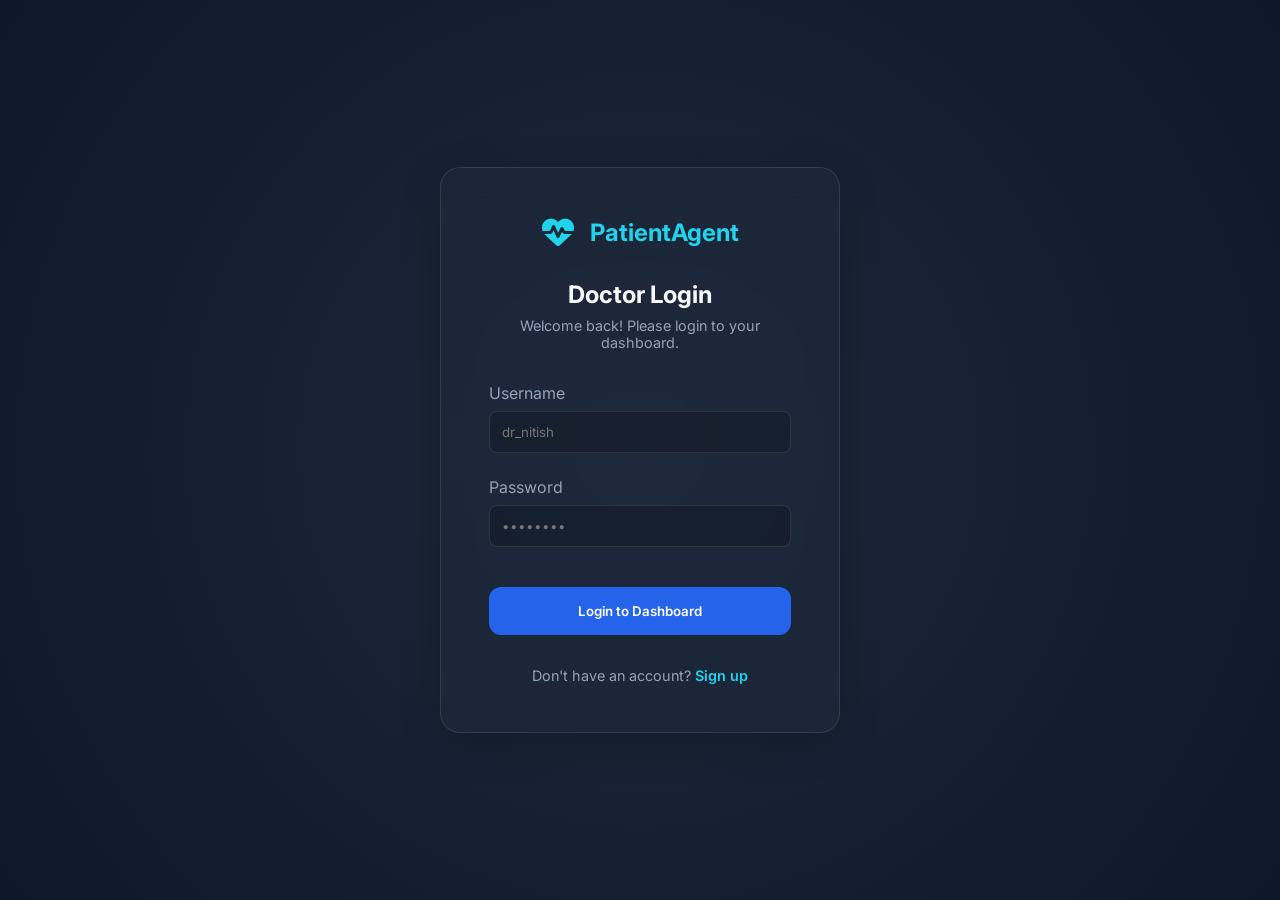
<file: frontend/database.html>
<!DOCTYPE html>
<html lang="en">

<head>
    <meta charset="UTF-8">
    <meta name="viewport" content="width=device-width, initial-scale=1.0">
    <title>PatientAgent | Database Explorer</title>
    <link rel="stylesheet" href="css/style.css">
    <link href="https://fonts.googleapis.com/css2?family=Inter:wght@400;600;700&display=swap" rel="stylesheet">
    <link rel="stylesheet" href="https://cdnjs.cloudflare.com/ajax/libs/font-awesome/6.4.0/css/all.min.css">
    <script>
        // Auth Guard
        const doctorData = localStorage.getItem('doctor');
        if (!doctorData) {
            window.location.href = 'login.html';
        }
        const doctor = JSON.parse(doctorData);
    </script>
    <style>
        .db-stats-row {
            display: grid;
            grid-template-columns: repeat(auto-fit, minmax(200px, 1fr));
            gap: 1rem;
            margin-bottom: 2.5rem;
        }

        .db-stat {
            padding: 1.25rem;
            text-align: center;
        }

        .db-stat .label {
            font-size: 0.75rem;
            color: var(--text-muted);
            text-transform: uppercase;
            letter-spacing: 0.05em;
            margin-bottom: 0.5rem;
        }

        .db-stat .number {
            font-size: 2rem;
            font-weight: 700;
        }

        .tab-buttons {
            display: flex;
            gap: 0.5rem;
        }

        .tab-btn {
            padding: 0.75rem 1.5rem;
            border-radius: 0.75rem;
            border: 1px solid var(--glass-border);
            background: rgba(255, 255, 255, 0.05);
            color: var(--text-muted);
            cursor: pointer;
            font-weight: 600;
            transition: var(--transition);
        }

        .tab-btn.active {
            background: var(--primary);
            color: white;
            border-color: var(--primary);
        }

        .db-table {
            width: 100%;
            border-collapse: collapse;
        }

        .db-table th {
            text-align: left;
            padding: 1rem;
            color: var(--accent);
            border-bottom: 2px solid var(--primary);
            background: rgba(0, 0, 0, 0.2);
        }

        .db-table td {
            padding: 1rem;
            border-bottom: 1px solid var(--glass-border);
        }

        .pill {
            padding: 0.2rem 0.6rem;
            border-radius: 9999px;
            font-size: 0.7rem;
            font-weight: 600;
        }

        .pill-green {
            background: rgba(16, 185, 129, 0.1);
            color: #10b981;
        }

        .pill-red {
            background: rgba(239, 68, 68, 0.1);
            color: #ef4444;
        }
    </style>
</head>

<body data-theme="dark">
    <div class="container">
        <header class="glass"
            style="padding: 1rem 2rem; margin-bottom: 2rem; display: flex; justify-content: space-between; align-items: center;">
            <div class="logo">
                <i class="fa-solid fa-heart-pulse"></i>
                <div style="display: flex; flex-direction: column;">
                    <span style="line-height: 1;">PatientAgent</span>
                    <small style="font-size: 0.65rem; color: var(--text-muted);">DATABASE EXPLORER</small>
                </div>
            </div>
            <div style="display: flex; align-items: center; gap: 1.5rem;">
                <div class="theme-toggle" id="themeToggle"><i class="fa-solid fa-moon"></i></div>
                <button class="btn btn-ghost" onclick="window.location.href='index.html'"><i
                        class="fa-solid fa-arrow-left"></i> Dashboard</button>
                <button class="btn btn-ghost" style="color: var(--danger);" onclick="logout()"><i
                        class="fa-solid fa-right-from-bracket"></i></button>
            </div>
        </header>

        <section class="db-stats-row">
            <div class="db-stat glass">
                <div class="label">Total Records</div>
                <div class="number" id="count-total" style="color: var(--primary-light);">0</div>
            </div>
            <div class="db-stat glass">
                <div class="label">Responses</div>
                <div class="number" id="count-responses" style="color: var(--accent);">0</div>
            </div>
            <div class="db-stat glass">
                <div class="label">Alerts</div>
                <div class="number" id="count-alerts" style="color: var(--warning);">0</div>
            </div>
        </section>

        <div style="display: flex; justify-content: space-between; align-items: center; margin-bottom: 2rem;">
            <div class="tab-buttons">
                <button class="tab-btn active" onclick="switchTab('patients')" id="tab-patients">Patients</button>
                <button class="tab-btn" onclick="switchTab('responses')" id="tab-responses">Responses</button>
                <button class="tab-btn" onclick="switchTab('alerts')" id="tab-alerts">Alerts</button>
            </div>
            <button class="btn" onclick="refreshAll()"><i class="fa-solid fa-arrows-rotate"></i> Refresh Data</button>
        </div>

        <div class="glass" style="overflow: hidden;">
            <div id="table-content"></div>
        </div>
    </div>

    <script>
        const API_URL = 'http://localhost:5000/api';
        let currentTab = 'patients';
        let data = { patients: [], responses: [], alerts: [] };

        document.addEventListener('DOMContentLoaded', () => {
            // Theme Initialization
            const theme = localStorage.getItem('theme') || 'dark';
            document.body.setAttribute('data-theme', theme);
            document.querySelector('#themeToggle i').className = theme === 'dark' ? 'fa-solid fa-moon' : 'fa-solid fa-sun';

            document.getElementById('themeToggle').addEventListener('click', () => {
                const now = document.body.getAttribute('data-theme');
                const next = now === 'dark' ? 'light' : 'dark';
                document.body.setAttribute('data-theme', next);
                localStorage.setItem('theme', next);
                document.querySelector('#themeToggle i').className = next === 'dark' ? 'fa-solid fa-moon' : 'fa-solid fa-sun';
            });

            refreshAll();
        });

        async function refreshAll() {
            try {
                const [p, r, a, s] = await Promise.all([
                    fetch(`${API_URL}/db/patients`).then(r => r.json()),
                    fetch(`${API_URL}/db/responses`).then(r => r.json()),
                    fetch(`${API_URL}/db/alerts`).then(r => r.json()),
                    fetch(`${API_URL}/stats`).then(r => r.json())
                ]);
                data = { patients: p, responses: r, alerts: a };
                document.getElementById('count-total').textContent = s.total_patients;
                document.getElementById('count-responses').textContent = s.total_responses;
                document.getElementById('count-alerts').textContent = s.total_alerts;
                renderTable();
            } catch (err) { console.error(err); }
        }

        function switchTab(tab) {
            currentTab = tab;
            document.querySelectorAll('.tab-btn').forEach(b => b.classList.remove('active'));
            document.getElementById(`tab-${tab}`).classList.add('active');
            renderTable();
        }

        function renderTable() {
            const container = document.getElementById('table-content');
            const items = data[currentTab];

            if (!items || items.length === 0) {
                container.innerHTML = '<div style="padding: 4rem; text-align: center; color: var(--text-muted);">No records found matching this category.</div>';
                return;
            }

            let html = '<table class="db-table"><thead><tr>';
            if (currentTab === 'patients') {
                html += '<th>ID</th><th>Name</th><th>Phone</th><th>Status</th><th>Risk</th></tr></thead><tbody>';
                html += items.map(p => `<tr><td>${p.id}</td><td>${p.name}</td><td>${p.phone}</td><td>${p.status}</td><td>${p.risk_score}%</td></tr>`).join('');
            } else if (currentTab === 'responses') {
                html += '<th>ID</th><th>Patient</th><th>Pain</th><th>Temp</th><th>Sentiment</th></tr></thead><tbody>';
                html += items.map(r => `<tr><td>${r.id}</td><td>${r.patient_name}</td><td>${r.pain_level}/10</td><td>${r.temperature}°C</td><td>${r.sentiment}</td></tr>`).join('');
            } else {
                html += '<th>ID</th><th>Patient</th><th>Severity</th><th>Message</th></tr></thead><tbody>';
                html += items.map(a => `<tr><td>${a.id}</td><td>${a.patient_name}</td><td>${a.severity}</td><td>${a.message}</td></tr>`).join('');
            }
            html += '</tbody></table>';
            container.innerHTML = html;
        }

        function logout() {
            localStorage.removeItem('doctor');
            window.location.href = 'login.html';
        }
    </script>
</body>

</html>
</file>
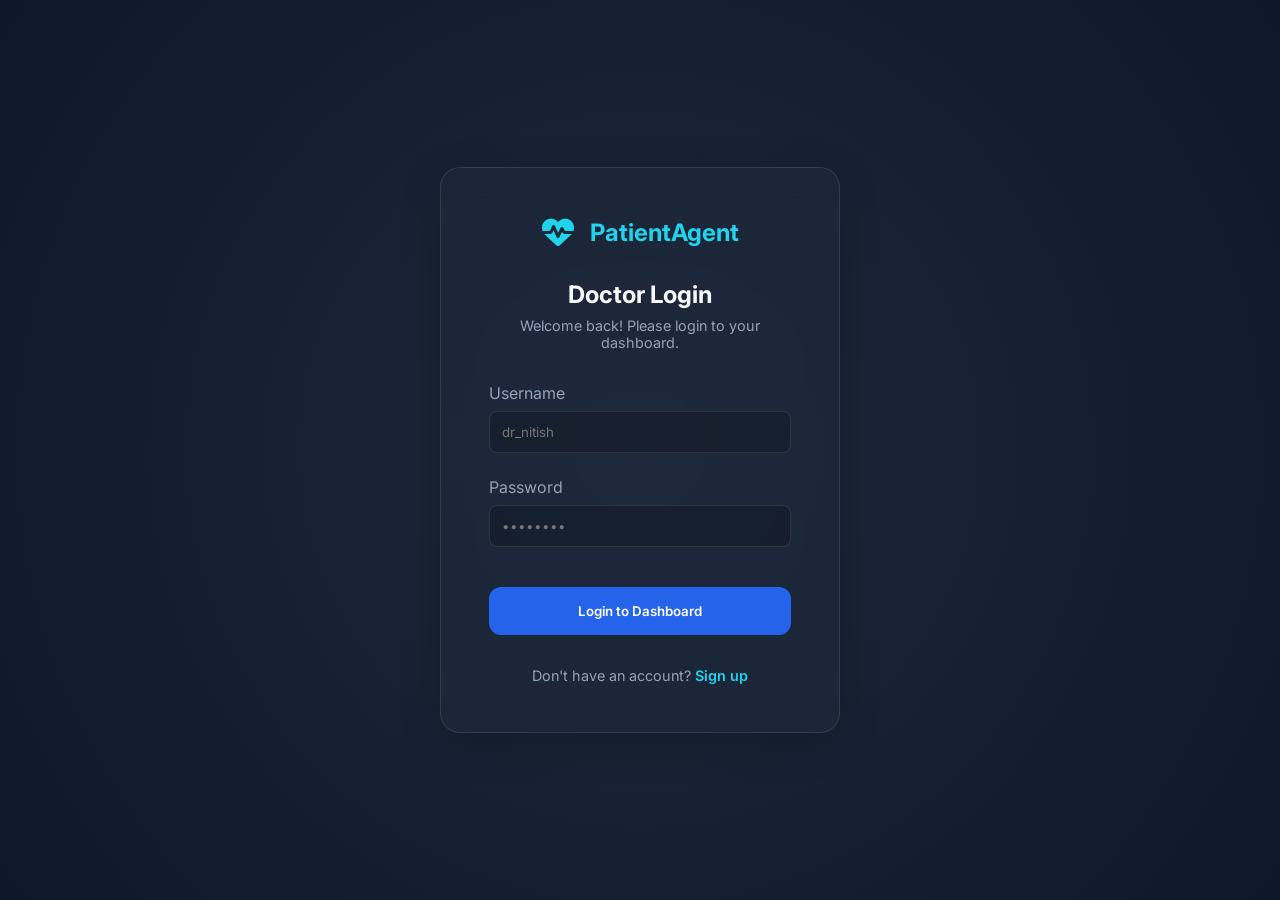
<file: frontend/login.html>
<!DOCTYPE html>
<html lang="en">

<head>
    <meta charset="UTF-8">
    <meta name="viewport" content="width=device-width, initial-scale=1.0">
    <title>Login | PatientAgent</title>
    <link rel="stylesheet" href="css/style.css">
    <link href="https://fonts.googleapis.com/css2?family=Inter:wght@400;600;700&display=swap" rel="stylesheet">
    <link rel="stylesheet" href="https://cdnjs.cloudflare.com/ajax/libs/font-awesome/6.4.0/css/all.min.css">
    <style>
        body {
            display: flex;
            align-items: center;
            justify-content: center;
            height: 100vh;
            margin: 0;
            padding: 0;
            background: radial-gradient(circle at center, #1e293b, #0f172a);
        }

        .login-card {
            width: 100%;
            max-width: 400px;
            padding: 3rem;
            text-align: center;
        }

        .logo {
            justify-content: center;
            margin-bottom: 2rem;
        }
    </style>
</head>

<body>
    <div class="login-card glass">
        <div class="logo">
            <i class="fa-solid fa-heart-pulse"></i>
            <span>PatientAgent</span>
        </div>
        <h2 style="margin-bottom: 0.5rem;">Doctor Login</h2>
        <p style="color: var(--text-muted); font-size: 0.9rem; margin-bottom: 2rem;">Welcome back! Please login to your
            dashboard.</p>

        <form id="loginForm">
            <div class="form-group" style="text-align: left;">
                <label>Username</label>
                <input type="text" id="username" placeholder="dr_nitish" required>
            </div>
            <div class="form-group" style="text-align: left;">
                <label>Password</label>
                <input type="password" id="password" placeholder="••••••••" required>
            </div>
            <button type="submit" class="btn" style="width: 100%; margin-top: 1rem; padding: 1rem;">Login to
                Dashboard</button>
        </form>

        <p style="margin-top: 2rem; font-size: 0.9rem; color: var(--text-muted);">
            Don't have an account? <a href="signup.html"
                style="color: var(--accent); text-decoration: none; font-weight: 600;">Sign up</a>
        </p>
    </div>

    <script>
        document.getElementById('loginForm').addEventListener('submit', async (e) => {
            e.preventDefault();
            const username = document.getElementById('username').value;
            const password = document.getElementById('password').value;

            try {
                const response = await fetch('http://localhost:5000/api/auth/login', {
                    method: 'POST',
                    headers: { 'Content-Type': 'application/json' },
                    body: JSON.stringify({ username, password })
                });

                const data = await response.json();
                if (response.ok) {
                    localStorage.setItem('doctor', JSON.stringify(data.doctor));
                    window.location.href = 'index.html';
                } else {
                    alert(data.error || 'Login failed');
                }
            } catch (err) {
                console.error('Login error:', err);
                alert('Connection error. Is the backend running?');
            }
        });

        // Redirect if already logged in
        if (localStorage.getItem('doctor')) {
            window.location.href = 'index.html';
        }
    </script>
</body>

</html>
</file>
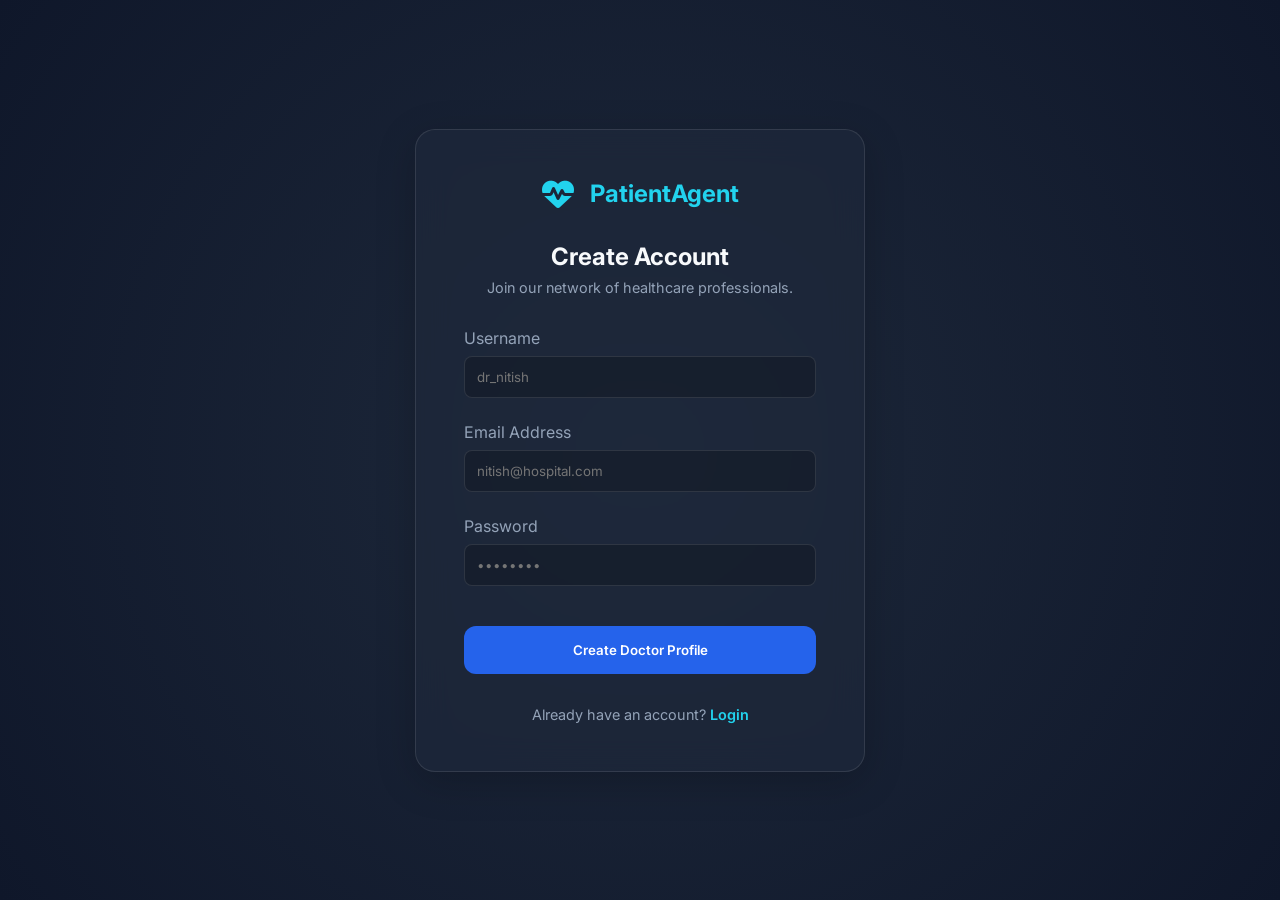
<file: frontend/signup.html>
<!DOCTYPE html>
<html lang="en">

<head>
    <meta charset="UTF-8">
    <meta name="viewport" content="width=device-width, initial-scale=1.0">
    <title>Sign Up | PatientAgent</title>
    <link rel="stylesheet" href="css/style.css">
    <link href="https://fonts.googleapis.com/css2?family=Inter:wght@400;600;700&display=swap" rel="stylesheet">
    <link rel="stylesheet" href="https://cdnjs.cloudflare.com/ajax/libs/font-awesome/6.4.0/css/all.min.css">
    <style>
        body {
            display: flex;
            align-items: center;
            justify-content: center;
            height: 100vh;
            margin: 0;
            padding: 0;
            background: radial-gradient(circle at center, #1e293b, #0f172a);
        }

        .login-card {
            width: 100%;
            max-width: 450px;
            padding: 3rem;
            text-align: center;
        }

        .logo {
            justify-content: center;
            margin-bottom: 2rem;
        }
    </style>
</head>

<body>
    <div class="login-card glass">
        <div class="logo">
            <i class="fa-solid fa-heart-pulse"></i>
            <span>PatientAgent</span>
        </div>
        <h2 style="margin-bottom: 0.5rem;">Create Account</h2>
        <p style="color: var(--text-muted); font-size: 0.9rem; margin-bottom: 2rem;">Join our network of healthcare
            professionals.</p>

        <form id="signupForm">
            <div class="form-group" style="text-align: left;">
                <label>Username</label>
                <input type="text" id="username" placeholder="dr_nitish" required>
            </div>
            <div class="form-group" style="text-align: left;">
                <label>Email Address</label>
                <input type="email" id="email" placeholder="nitish@hospital.com" required>
            </div>
            <div class="form-group" style="text-align: left;">
                <label>Password</label>
                <input type="password" id="password" placeholder="••••••••" required>
            </div>
            <button type="submit" class="btn" style="width: 100%; margin-top: 1rem; padding: 1rem;">Create Doctor
                Profile</button>
        </form>

        <p style="margin-top: 2rem; font-size: 0.9rem; color: var(--text-muted);">
            Already have an account? <a href="login.html"
                style="color: var(--accent); text-decoration: none; font-weight: 600;">Login</a>
        </p>
    </div>

    <script>
        document.getElementById('signupForm').addEventListener('submit', async (e) => {
            e.preventDefault();
            const username = document.getElementById('username').value;
            const email = document.getElementById('email').value;
            const password = document.getElementById('password').value;

            try {
                const response = await fetch('http://localhost:5000/api/auth/signup', {
                    method: 'POST',
                    headers: { 'Content-Type': 'application/json' },
                    body: JSON.stringify({ username, email, password })
                });

                const data = await response.json();
                if (response.ok) {
                    alert('Signup successful! Please login.');
                    window.location.href = 'login.html';
                } else {
                    alert(data.error || 'Signup failed');
                }
            } catch (err) {
                console.error('Signup error:', err);
                alert('Connection error. Is the backend running?');
            }
        });
    </script>
</body>

</html>
</file>
<file: frontend/css/style.css>
:root {
    --primary: #2563eb;
    --primary-dark: #1e40af;
    --primary-light: #60a5fa;
    --secondary: #0ea5e9;
    --accent: #22d3ee;
    --bg-dark: #0f172a;
    --bg-page: radial-gradient(circle at top right, #1e293b, #0f172a);
    --bg-card: rgba(30, 41, 59, 0.7);
    --text-white: #f8fafc;
    --text-main: #f8fafc;
    --text-muted: #94a3b8;
    --danger: #ef4444;
    --warning: #f59e0b;
    --success: #10b981;
    --glass-border: rgba(255, 255, 255, 0.1);
    --transition: all 0.3s cubic-bezier(0.4, 0, 0.2, 1);
}

[data-theme="light"] {
    --bg-page: radial-gradient(circle at top right, #f1f5f9, #e2e8f0);
    --bg-card: rgba(255, 255, 255, 0.8);
    --text-main: #1e293b;
    --text-muted: #64748b;
    --glass-border: rgba(0, 0, 0, 0.05);
    --bg-dark: #cbd5e1;
}

* {
    margin: 0;
    padding: 0;
    box-sizing: border-box;
    font-family: 'Inter', -apple-system, sans-serif;
}

body {
    background: var(--bg-page);
    color: var(--text-main);
    min-height: 100vh;
    padding: 1.5rem;
    overflow-x: hidden;
    transition: var(--transition);
}

/* Glassmorphism utility */
.glass {
    background: var(--bg-card);
    backdrop-filter: blur(16px);
    -webkit-backdrop-filter: blur(16px);
    border: 1px solid var(--glass-border);
    border-radius: 1.25rem;
    box-shadow: 0 10px 40px 0 rgba(0, 0, 0, 0.2);
    transition: var(--transition);
}

.theme-toggle {
    cursor: pointer;
    font-size: 1.2rem;
    color: var(--text-muted);
    transition: var(--transition);
    padding: 0.5rem;
    border-radius: 50%;
    background: rgba(255, 255, 255, 0.05);
}

.theme-toggle:hover {
    color: var(--accent);
    transform: rotate(15deg);
}

@keyframes pulse {
    0% {
        box-shadow: 0 0 0 0 rgba(34, 211, 238, 0.4);
    }

    70% {
        box-shadow: 0 0 0 10px rgba(34, 211, 238, 0);
    }

    100% {
        box-shadow: 0 0 0 0 rgba(34, 211, 238, 0);
    }
}

.pulse-node {
    width: 10px;
    height: 10px;
    background: var(--accent);
    border-radius: 50%;
    display: inline-block;
    margin-right: 8px;
    animation: pulse 2s infinite;
}

.container {
    max-width: 1400px;
    margin: 0 auto;
}

header {
    display: flex;
    justify-content: space-between;
    align-items: center;
    margin-bottom: 3rem;
}

.logo {
    display: flex;
    align-items: center;
    gap: 1rem;
    font-size: 1.5rem;
    font-weight: 700;
    color: var(--accent);
}

.logo i {
    font-size: 2rem;
}

/* Dashboard Stats */
.stats-grid {
    display: grid;
    grid-template-columns: repeat(auto-fit, minmax(280px, 1fr));
    gap: 1.5rem;
    margin-bottom: 3rem;
}

.stat-card {
    padding: 1.5rem;
    transition: transform 0.3s ease;
}

.stat-card:hover {
    transform: translateY(-5px);
}

.stat-card h3 {
    color: var(--text-muted);
    font-size: 0.875rem;
    margin-bottom: 0.5rem;
    text-transform: uppercase;
}

.stat-card .value {
    font-size: 2.5rem;
    font-weight: 700;
}

/* Tables & Lists */
.main-grid {
    display: grid;
    grid-template-columns: 2fr 1fr;
    gap: 2rem;
}

.card-header {
    padding: 1.5rem;
    border-bottom: 1px solid var(--glass-border);
    display: flex;
    justify-content: space-between;
    align-items: center;
}

.patient-table {
    width: 100%;
    border-collapse: collapse;
}

.patient-table th {
    text-align: left;
    padding: 1rem 1.5rem;
    color: var(--text-muted);
    font-size: 0.875rem;
}

.patient-table td {
    padding: 1.25rem 1.5rem;
    border-bottom: 1px solid var(--glass-border);
}

.status-badge {
    padding: 0.25rem 0.75rem;
    border-radius: 9999px;
    font-size: 0.75rem;
    font-weight: 600;
}

.status-recovering {
    background: rgba(16, 185, 129, 0.2);
    color: #34d399;
}

.status-alert {
    background: rgba(245, 158, 11, 0.2);
    color: #fbbf24;
}

.status-critical {
    background: rgba(239, 68, 68, 0.2);
    color: #f87171;
}

/* Alerts List */
.alerts-list {
    padding: 1.5rem;
    max-height: 600px;
    overflow-y: auto;
}

.alert-item {
    padding: 1rem;
    background: rgba(239, 68, 68, 0.1);
    border-left: 4px solid var(--danger);
    border-radius: 0.5rem;
    margin-bottom: 1rem;
    animation: slideIn 0.3s ease-out;
}

.alert-item.severity-Medium {
    border-color: var(--warning);
    background: rgba(245, 158, 11, 0.1);
}

@keyframes slideIn {
    from {
        opacity: 0;
        transform: translateX(20px);
    }

    to {
        opacity: 1;
        transform: translateX(0);
    }
}

/* Custom Buttons */
.btn {
    padding: 0.75rem 1.5rem;
    border-radius: 0.75rem;
    border: none;
    cursor: pointer;
    font-weight: 600;
    transition: all 0.2s;
    background: var(--primary);
    color: white;
}

.btn:hover {
    background: var(--primary-dark);
}

.btn-ghost {
    background: transparent;
    border: 1px solid var(--primary);
    color: var(--primary-light);
}

/* Forms */
.modal {
    display: none;
    position: fixed;
    top: 0;
    left: 0;
    width: 100%;
    height: 100%;
    background: rgba(0, 0, 0, 0.8);
    backdrop-filter: blur(4px);
    z-index: 1000;
    align-items: center;
    justify-content: center;
}

.modal-content {
    width: 90%;
    max-width: 500px;
    padding: 2.5rem;
}

.form-group {
    margin-bottom: 1.5rem;
}

.form-group label {
    display: block;
    margin-bottom: 0.5rem;
    color: var(--text-muted);
}

input,
select {
    width: 100%;
    padding: 0.75rem;
    background: rgba(0, 0, 0, 0.2);
    border: 1px solid var(--glass-border);
    border-radius: 0.5rem;
    color: white;
}
</file>
